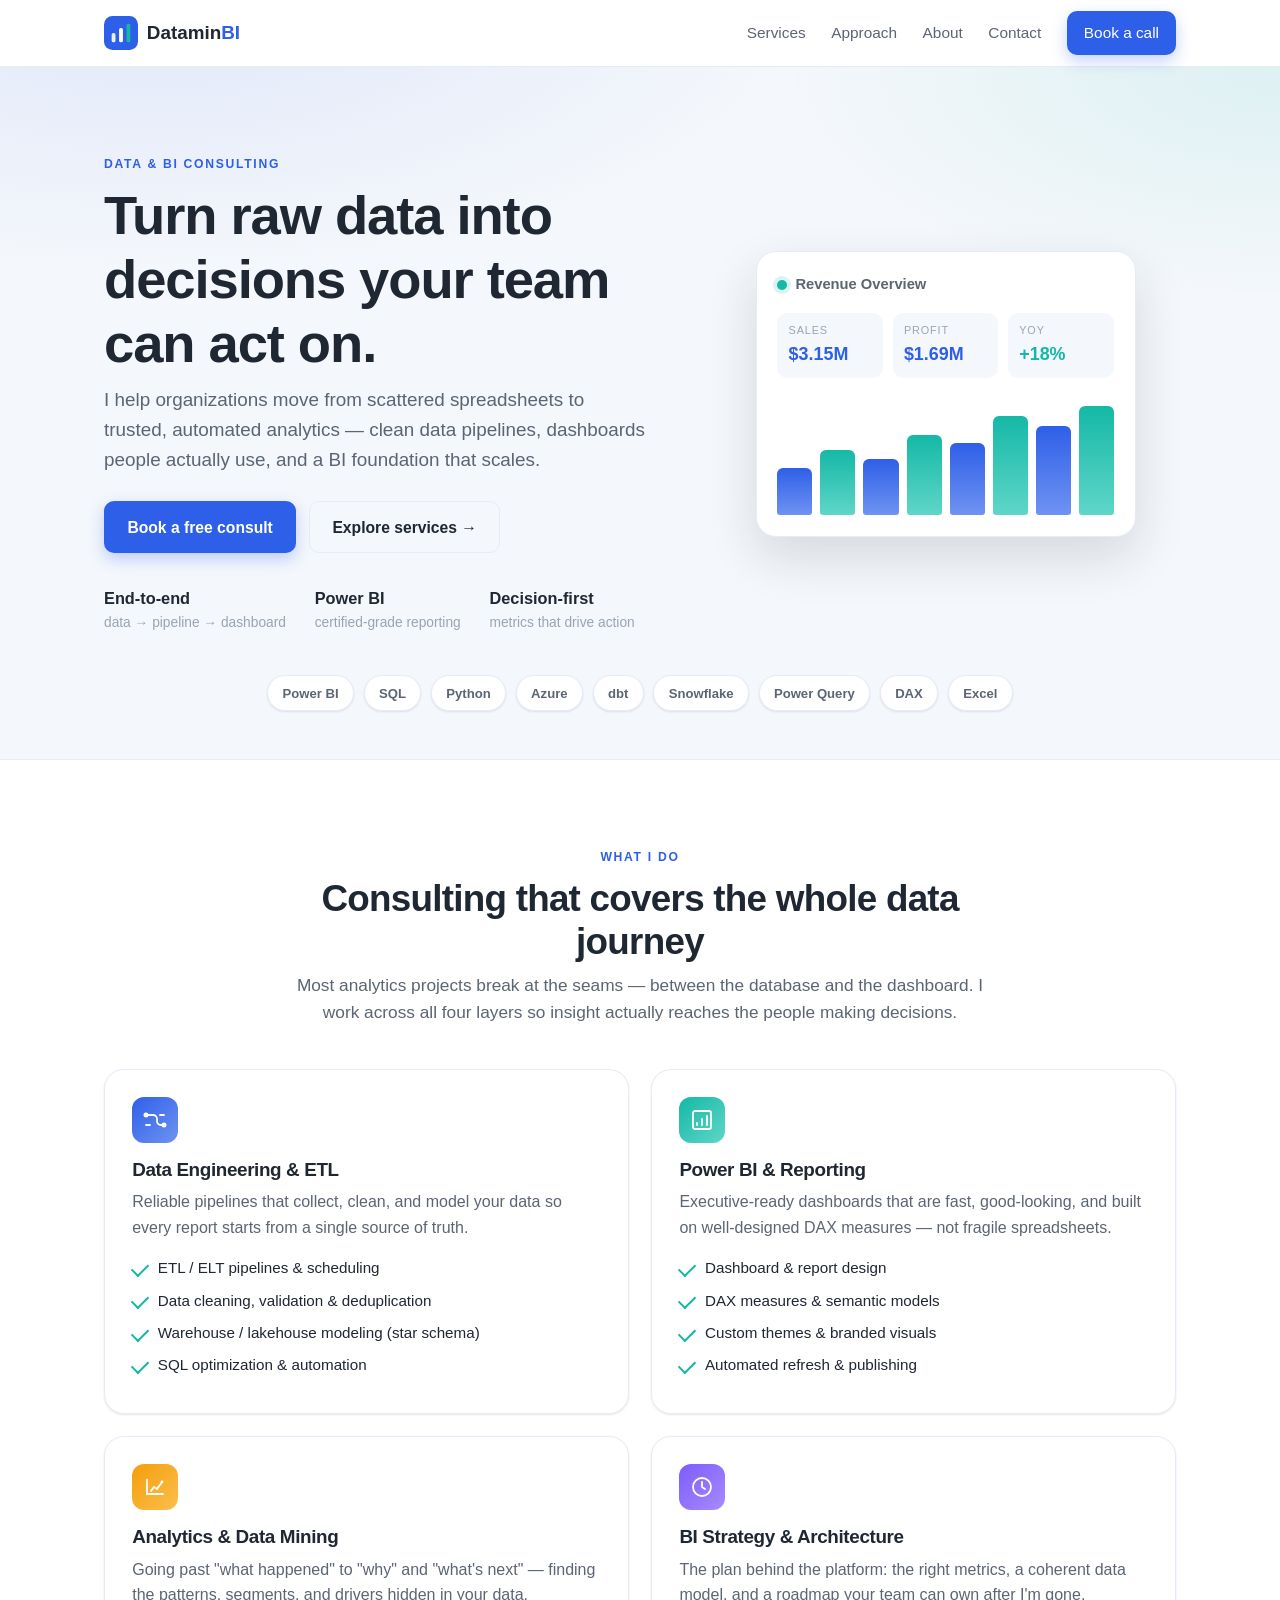
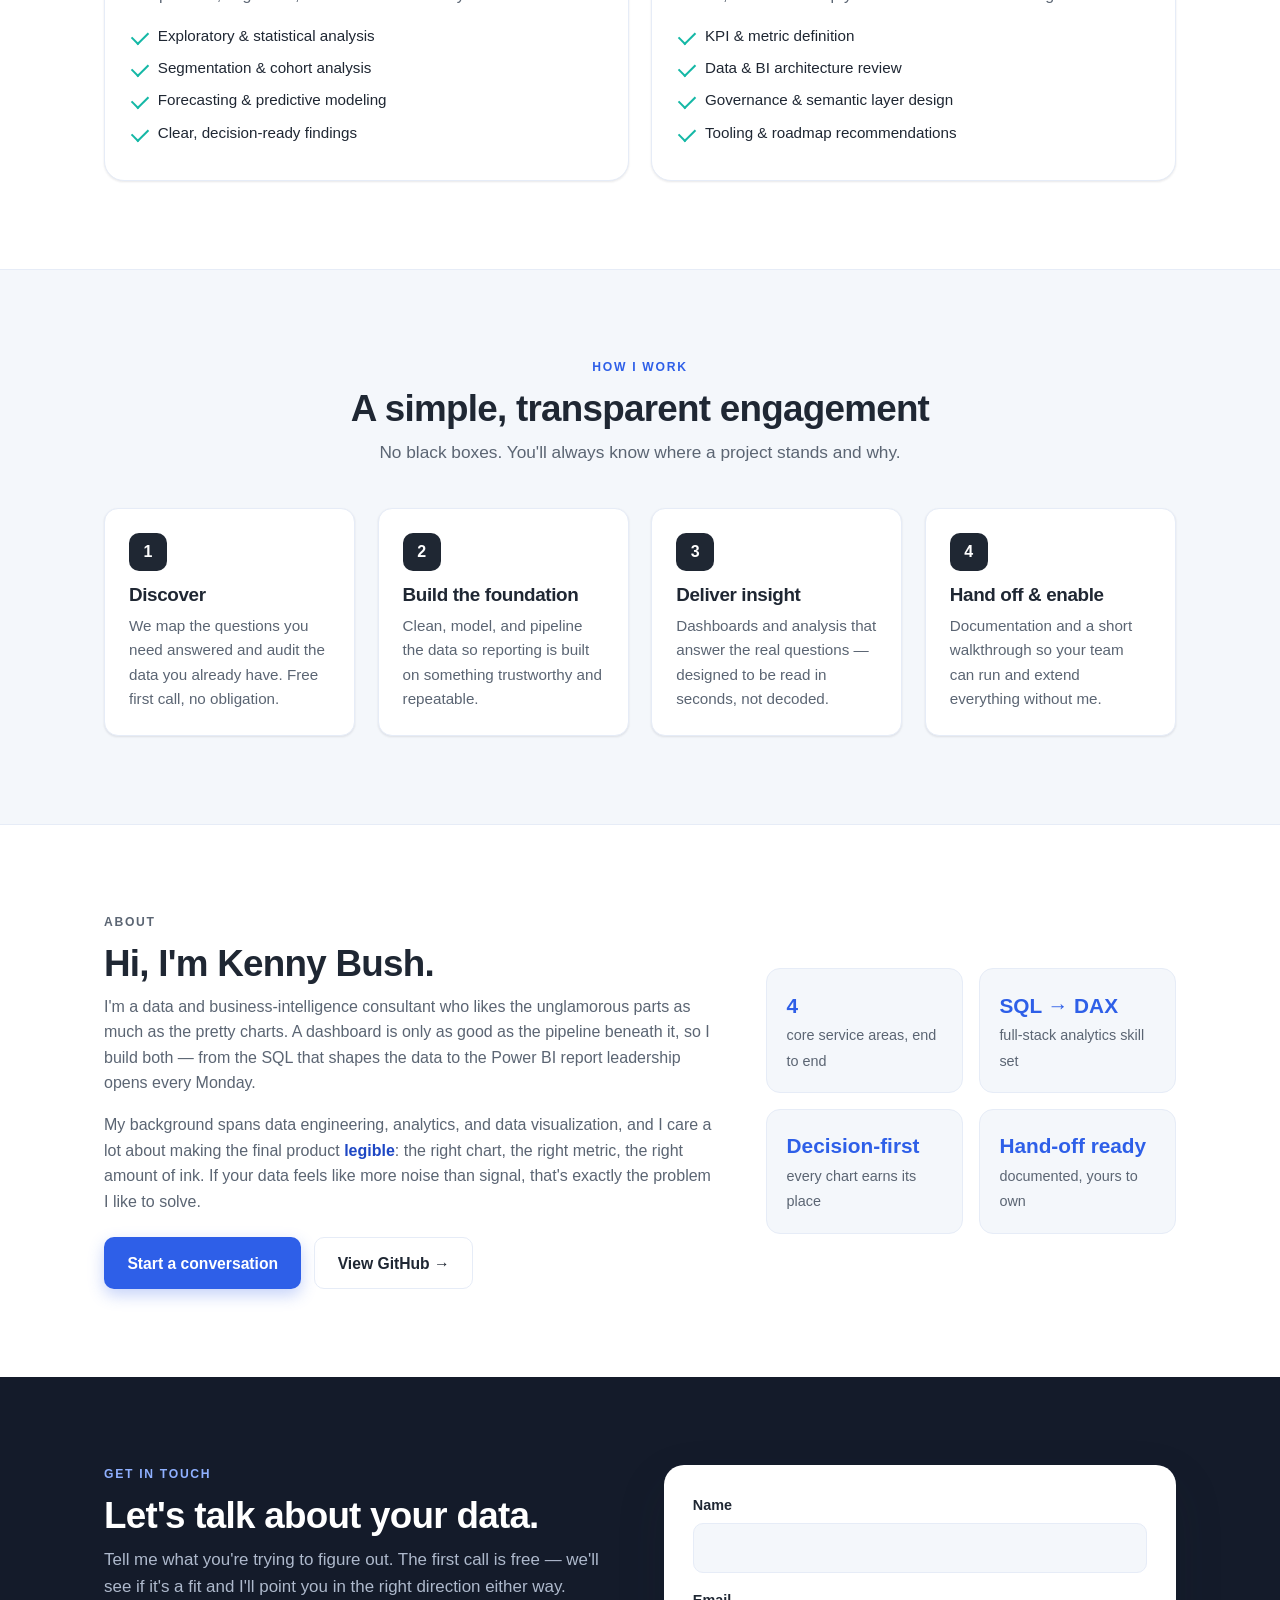
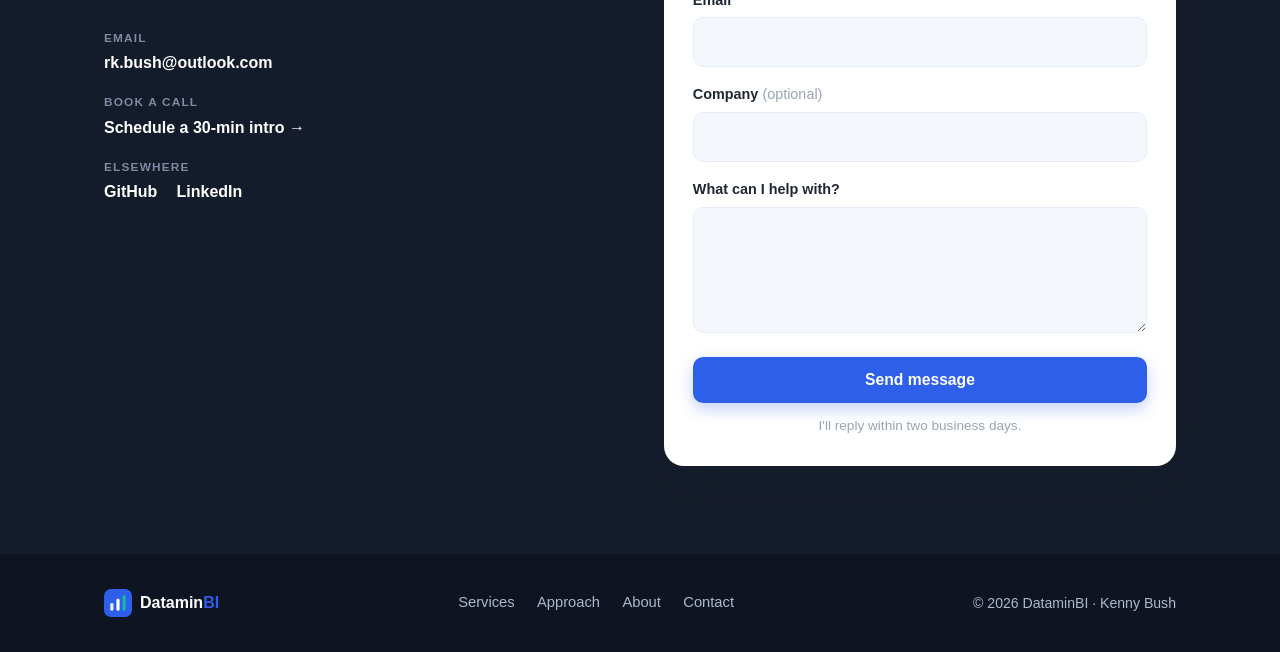
<file: docs/index.html>
<!DOCTYPE html>
<html lang="en">
<head>
  <meta charset="UTF-8" />
  <meta name="viewport" content="width=device-width, initial-scale=1.0" />
  <title>DataminBI — Data Engineering, BI & Analytics Consulting</title>
  <meta name="description" content="DataminBI helps teams turn raw data into clear decisions: data engineering and ETL, Power BI dashboards, analytics and data mining, and BI strategy. Consulting by Kenny Bush." />

  <!-- Open Graph / social preview -->
  <meta property="og:type" content="website" />
  <meta property="og:title" content="DataminBI — Data, BI & Analytics Consulting" />
  <meta property="og:description" content="From raw data to clear decisions. Data engineering, Power BI dashboards, analytics & data mining, and BI strategy." />
  <meta property="og:url" content="https://dataminbi.com" />
  <meta name="twitter:card" content="summary_large_image" />

  <link rel="canonical" href="https://dataminbi.com" />
  <link rel="icon" type="image/svg+xml" href="assets/favicon.svg" />
  <link rel="stylesheet" href="styles.css" />
</head>
<body>
  <a class="skip-link" href="#main">Skip to content</a>

  <!-- ============== HEADER ============== -->
  <header class="site-header" id="top">
    <div class="container header-inner">
      <a class="brand" href="#top" aria-label="DataminBI home">
        <img src="assets/logo.svg" alt="" class="brand-mark" width="34" height="34" />
        <span class="brand-name">Datamin<span class="brand-accent">BI</span></span>
      </a>

      <nav class="nav" aria-label="Primary">
        <button class="nav-toggle" aria-expanded="false" aria-controls="nav-menu" aria-label="Toggle menu">
          <span></span><span></span><span></span>
        </button>
        <ul class="nav-menu" id="nav-menu">
          <li><a href="#services">Services</a></li>
          <li><a href="#approach">Approach</a></li>
          <li><a href="#about">About</a></li>
          <li><a href="#contact">Contact</a></li>
          <li><a class="btn btn-primary btn-sm" href="#contact">Book a call</a></li>
        </ul>
      </nav>
    </div>
  </header>

  <main id="main">
    <!-- ============== HERO ============== -->
    <section class="hero">
      <div class="container hero-inner">
        <div class="hero-copy">
          <p class="eyebrow">Data &amp; BI Consulting</p>
          <h1>Turn raw data into decisions your team can act on.</h1>
          <p class="lede">
            I help organizations move from scattered spreadsheets to trusted,
            automated analytics — clean data pipelines, dashboards people
            actually use, and a BI foundation that scales.
          </p>
          <div class="hero-cta">
            <a class="btn btn-primary" href="#contact">Book a free consult</a>
            <a class="btn btn-ghost" href="#services">Explore services →</a>
          </div>
          <ul class="hero-stats" aria-label="At a glance">
            <li><strong>End-to-end</strong><span>data → pipeline → dashboard</span></li>
            <li><strong>Power BI</strong><span>certified-grade reporting</span></li>
            <li><strong>Decision-first</strong><span>metrics that drive action</span></li>
          </ul>
        </div>

        <div class="hero-visual" aria-hidden="true">
          <div class="viz-card">
            <div class="viz-card-head">
              <span class="viz-dot"></span>
              <span class="viz-title">Revenue Overview</span>
            </div>
            <div class="viz-kpis">
              <div class="viz-kpi"><span class="viz-kpi-label">Sales</span><span class="viz-kpi-val">$3.15M</span></div>
              <div class="viz-kpi"><span class="viz-kpi-label">Profit</span><span class="viz-kpi-val">$1.69M</span></div>
              <div class="viz-kpi"><span class="viz-kpi-label">YoY</span><span class="viz-kpi-val up">+18%</span></div>
            </div>
            <div class="viz-bars">
              <span style="--h:42%"></span><span style="--h:58%"></span>
              <span style="--h:50%"></span><span style="--h:71%"></span>
              <span style="--h:64%"></span><span style="--h:88%"></span>
              <span style="--h:79%"></span><span style="--h:96%"></span>
            </div>
          </div>
        </div>
      </div>

      <!-- tools / stack band -->
      <div class="container">
        <div class="stack-band" aria-label="Tools and technologies">
          <span>Power BI</span><span>SQL</span><span>Python</span>
          <span>Azure</span><span>dbt</span><span>Snowflake</span>
          <span>Power Query</span><span>DAX</span><span>Excel</span>
        </div>
      </div>
    </section>

    <!-- ============== SERVICES ============== -->
    <section class="section" id="services">
      <div class="container">
        <header class="section-head">
          <p class="eyebrow">What I do</p>
          <h2>Consulting that covers the whole data journey</h2>
          <p class="section-sub">
            Most analytics projects break at the seams — between the database and
            the dashboard. I work across all four layers so insight actually
            reaches the people making decisions.
          </p>
        </header>

        <div class="grid grid-2">
          <article class="card service">
            <div class="service-icon icon-blue" aria-hidden="true">
              <!-- pipeline icon -->
              <svg viewBox="0 0 24 24" fill="none" stroke="currentColor" stroke-width="1.8" stroke-linecap="round" stroke-linejoin="round"><path d="M3 7h7a4 4 0 0 1 4 4v2a4 4 0 0 0 4 4h3"/><circle cx="3" cy="7" r="1.6"/><circle cx="21" cy="17" r="1.6"/><path d="M3 17h4"/><path d="M17 7h4"/></svg>
            </div>
            <h3>Data Engineering &amp; ETL</h3>
            <p>
              Reliable pipelines that collect, clean, and model your data so every
              report starts from a single source of truth.
            </p>
            <ul class="ticks">
              <li>ETL / ELT pipelines &amp; scheduling</li>
              <li>Data cleaning, validation &amp; deduplication</li>
              <li>Warehouse / lakehouse modeling (star schema)</li>
              <li>SQL optimization &amp; automation</li>
            </ul>
          </article>

          <article class="card service">
            <div class="service-icon icon-teal" aria-hidden="true">
              <!-- dashboard icon -->
              <svg viewBox="0 0 24 24" fill="none" stroke="currentColor" stroke-width="1.8" stroke-linecap="round" stroke-linejoin="round"><rect x="3" y="3" width="18" height="18" rx="2"/><path d="M7 15v2M12 11v6M17 8v9"/></svg>
            </div>
            <h3>Power BI &amp; Reporting</h3>
            <p>
              Executive-ready dashboards that are fast, good-looking, and built on
              well-designed DAX measures — not fragile spreadsheets.
            </p>
            <ul class="ticks">
              <li>Dashboard &amp; report design</li>
              <li>DAX measures &amp; semantic models</li>
              <li>Custom themes &amp; branded visuals</li>
              <li>Automated refresh &amp; publishing</li>
            </ul>
          </article>

          <article class="card service">
            <div class="service-icon icon-amber" aria-hidden="true">
              <!-- analytics icon -->
              <svg viewBox="0 0 24 24" fill="none" stroke="currentColor" stroke-width="1.8" stroke-linecap="round" stroke-linejoin="round"><path d="M4 19V5"/><path d="M4 19h16"/><path d="M8 16l3-4 3 2 5-7"/><circle cx="19" cy="7" r="0.5" fill="currentColor"/></svg>
            </div>
            <h3>Analytics &amp; Data Mining</h3>
            <p>
              Going past "what happened" to "why" and "what's next" — finding the
              patterns, segments, and drivers hidden in your data.
            </p>
            <ul class="ticks">
              <li>Exploratory &amp; statistical analysis</li>
              <li>Segmentation &amp; cohort analysis</li>
              <li>Forecasting &amp; predictive modeling</li>
              <li>Clear, decision-ready findings</li>
            </ul>
          </article>

          <article class="card service">
            <div class="service-icon icon-violet" aria-hidden="true">
              <!-- strategy icon -->
              <svg viewBox="0 0 24 24" fill="none" stroke="currentColor" stroke-width="1.8" stroke-linecap="round" stroke-linejoin="round"><circle cx="12" cy="12" r="9"/><path d="M12 7v5l3 2"/></svg>
            </div>
            <h3>BI Strategy &amp; Architecture</h3>
            <p>
              The plan behind the platform: the right metrics, a coherent data
              model, and a roadmap your team can own after I'm gone.
            </p>
            <ul class="ticks">
              <li>KPI &amp; metric definition</li>
              <li>Data &amp; BI architecture review</li>
              <li>Governance &amp; semantic layer design</li>
              <li>Tooling &amp; roadmap recommendations</li>
            </ul>
          </article>
        </div>
      </div>
    </section>

    <!-- ============== APPROACH ============== -->
    <section class="section section-tint" id="approach">
      <div class="container">
        <header class="section-head">
          <p class="eyebrow">How I work</p>
          <h2>A simple, transparent engagement</h2>
          <p class="section-sub">No black boxes. You'll always know where a project stands and why.</p>
        </header>

        <ol class="steps">
          <li class="step">
            <span class="step-num">1</span>
            <h3>Discover</h3>
            <p>We map the questions you need answered and audit the data you already have. Free first call, no obligation.</p>
          </li>
          <li class="step">
            <span class="step-num">2</span>
            <h3>Build the foundation</h3>
            <p>Clean, model, and pipeline the data so reporting is built on something trustworthy and repeatable.</p>
          </li>
          <li class="step">
            <span class="step-num">3</span>
            <h3>Deliver insight</h3>
            <p>Dashboards and analysis that answer the real questions — designed to be read in seconds, not decoded.</p>
          </li>
          <li class="step">
            <span class="step-num">4</span>
            <h3>Hand off &amp; enable</h3>
            <p>Documentation and a short walkthrough so your team can run and extend everything without me.</p>
          </li>
        </ol>
      </div>
    </section>

    <!-- ============== ABOUT ============== -->
    <section class="section" id="about">
      <div class="container about-grid">
        <div class="about-copy">
          <p class="eyebrow">About</p>
          <h2>Hi, I'm Kenny Bush.</h2>
          <p>
            I'm a data and business-intelligence consultant who likes the
            unglamorous parts as much as the pretty charts. A dashboard is only as
            good as the pipeline beneath it, so I build both — from the SQL that
            shapes the data to the Power BI report leadership opens every Monday.
          </p>
          <p>
            My background spans data engineering, analytics, and data
            visualization, and I care a lot about making the final product
            <em>legible</em>: the right chart, the right metric, the right amount
            of ink. If your data feels like more noise than signal, that's exactly
            the problem I like to solve.
          </p>
          <div class="about-cta">
            <a class="btn btn-primary" href="#contact">Start a conversation</a>
            <a class="btn btn-ghost" href="https://github.com/rkbush12" target="_blank" rel="noopener">View GitHub →</a>
          </div>
        </div>

        <aside class="about-stats" aria-label="Highlights">
          <div class="stat"><strong>4</strong><span>core service areas, end to end</span></div>
          <div class="stat"><strong>SQL → DAX</strong><span>full-stack analytics skill set</span></div>
          <div class="stat"><strong>Decision-first</strong><span>every chart earns its place</span></div>
          <div class="stat"><strong>Hand-off ready</strong><span>documented, yours to own</span></div>
        </aside>
      </div>
    </section>

    <!-- ============== CONTACT ============== -->
    <section class="section section-dark" id="contact">
      <div class="container contact-grid">
        <div class="contact-copy">
          <p class="eyebrow eyebrow-light">Get in touch</p>
          <h2>Let's talk about your data.</h2>
          <p class="contact-sub">
            Tell me what you're trying to figure out. The first call is free —
            we'll see if it's a fit and I'll point you in the right direction
            either way.
          </p>

          <ul class="contact-methods">
            <li>
              <span class="cm-label">Email</span>
              <a href="mailto:rk.bush@outlook.com">rk.bush@outlook.com</a>
            </li>
            <li>
              <span class="cm-label">Book a call</span>
              <!-- Replace with your Calendly / scheduling URL -->
              <a href="https://calendly.com/your-handle/intro-call" target="_blank" rel="noopener">Schedule a 30-min intro →</a>
            </li>
            <li class="contact-social">
              <span class="cm-label">Elsewhere</span>
              <span class="social-links">
                <a href="https://github.com/rkbush12" target="_blank" rel="noopener" aria-label="GitHub">GitHub</a>
                <!-- Replace with your LinkedIn URL -->
                <a href="https://www.linkedin.com/in/your-handle" target="_blank" rel="noopener" aria-label="LinkedIn">LinkedIn</a>
              </span>
            </li>
          </ul>
        </div>

        <!-- Contact form (Formspree). Replace YOUR_FORM_ID with your real endpoint. -->
        <form class="contact-form" action="https://formspree.io/f/YOUR_FORM_ID" method="POST">
          <div class="field">
            <label for="name">Name</label>
            <input type="text" id="name" name="name" autocomplete="name" required />
          </div>
          <div class="field">
            <label for="email">Email</label>
            <input type="email" id="email" name="email" autocomplete="email" required />
          </div>
          <div class="field">
            <label for="company">Company <span class="opt">(optional)</span></label>
            <input type="text" id="company" name="company" autocomplete="organization" />
          </div>
          <div class="field">
            <label for="message">What can I help with?</label>
            <textarea id="message" name="message" rows="4" required></textarea>
          </div>
          <button type="submit" class="btn btn-primary btn-block">Send message</button>
          <p class="form-note">I'll reply within two business days.</p>
        </form>
      </div>
    </section>
  </main>

  <!-- ============== FOOTER ============== -->
  <footer class="site-footer">
    <div class="container footer-inner">
      <div class="footer-brand">
        <img src="assets/logo.svg" alt="" width="28" height="28" />
        <span>Datamin<span class="brand-accent">BI</span></span>
      </div>
      <nav class="footer-nav" aria-label="Footer">
        <a href="#services">Services</a>
        <a href="#approach">Approach</a>
        <a href="#about">About</a>
        <a href="#contact">Contact</a>
      </nav>
      <p class="footer-copy">© <span id="year">2026</span> DataminBI · Kenny Bush</p>
    </div>
  </footer>

  <script src="main.js"></script>
</body>
</html>
</file>
<file: docs/styles.css>
/* ============================================================
   DataminBI — site styles
   Brand palette matches the "Aurora Sales" Power BI theme
   ============================================================ */

:root {
  --blue:    #2E5FE8;
  --blue-700:#1E47C4;
  --teal:    #15B8A6;
  --amber:   #F59E0B;
  --pink:    #E04F8A;
  --violet:  #7C5CFC;

  --ink:   #1F2733;
  --slate: #5B6573;
  --muted: #9AA4B2;
  --line:  #E6ECF7;
  --bg:    #FFFFFF;
  --bg-tint:#F4F7FB;
  --bg-dark:#141B2A;

  --radius: 14px;
  --radius-lg: 20px;
  --shadow-sm: 0 1px 2px rgba(31,39,51,.06), 0 1px 3px rgba(31,39,51,.05);
  --shadow-md: 0 8px 24px rgba(31,39,51,.08);
  --shadow-lg: 0 20px 50px rgba(31,39,51,.14);

  --font: -apple-system, "Segoe UI", Roboto, "Inter", "Helvetica Neue", Arial, sans-serif;
  --container: 1120px;
}

* { box-sizing: border-box; }

html { scroll-behavior: smooth; }
@media (prefers-reduced-motion: reduce) { html { scroll-behavior: auto; } }

body {
  margin: 0;
  font-family: var(--font);
  color: var(--ink);
  background: var(--bg);
  line-height: 1.6;
  -webkit-font-smoothing: antialiased;
}

h1, h2, h3 { line-height: 1.18; letter-spacing: -0.02em; margin: 0 0 .5rem; }
h1 { font-size: clamp(2.1rem, 4.6vw, 3.4rem); font-weight: 700; }
h2 { font-size: clamp(1.6rem, 3vw, 2.3rem); font-weight: 700; }
h3 { font-size: 1.18rem; font-weight: 600; }
p  { margin: 0 0 1rem; }
a  { color: var(--blue); text-decoration: none; }
a:hover { text-decoration: underline; }
img { max-width: 100%; display: block; }
em { font-style: normal; color: var(--blue-700); font-weight: 600; }

.container { width: 100%; max-width: var(--container); margin: 0 auto; padding: 0 24px; }

.skip-link {
  position: absolute; left: -999px; top: 0; z-index: 100;
  background: var(--ink); color: #fff; padding: 10px 16px; border-radius: 0 0 8px 0;
}
.skip-link:focus { left: 0; }

/* -------------------- Buttons -------------------- */
.btn {
  display: inline-flex; align-items: center; justify-content: center;
  gap: .4rem; font-weight: 600; font-size: .98rem;
  padding: .8rem 1.4rem; border-radius: 10px; border: 1px solid transparent;
  cursor: pointer; transition: transform .15s ease, box-shadow .15s ease, background .15s ease;
  text-decoration: none; white-space: nowrap;
}
.btn:hover { text-decoration: none; transform: translateY(-1px); }
.btn-sm { padding: .55rem 1rem; font-size: .9rem; }
.btn-block { width: 100%; }
.btn-primary { background: var(--blue); color: #fff; box-shadow: 0 6px 16px rgba(46,95,232,.28); }
.btn-primary:hover { background: var(--blue-700); box-shadow: 0 10px 22px rgba(46,95,232,.34); }
.btn-ghost { background: transparent; color: var(--ink); border-color: var(--line); }
.btn-ghost:hover { border-color: var(--blue); color: var(--blue); }

.eyebrow {
  text-transform: uppercase; letter-spacing: .14em; font-size: .76rem;
  font-weight: 700; color: var(--blue); margin: 0 0 .6rem;
}
.eyebrow-light { color: #8FB0FF; }

/* -------------------- Header -------------------- */
.site-header {
  position: sticky; top: 0; z-index: 50;
  background: rgba(255,255,255,.86); backdrop-filter: saturate(180%) blur(10px);
  border-bottom: 1px solid var(--line);
}
.header-inner { display: flex; align-items: center; justify-content: space-between; height: 66px; }
.brand { display: inline-flex; align-items: center; gap: .55rem; font-weight: 700; font-size: 1.18rem; color: var(--ink); }
.brand:hover { text-decoration: none; }
.brand-accent { color: var(--blue); }

.nav { display: flex; align-items: center; }
.nav-menu { display: flex; align-items: center; gap: 1.6rem; list-style: none; margin: 0; padding: 0; }
.nav-menu a { color: var(--slate); font-weight: 500; font-size: .96rem; }
.nav-menu a:hover { color: var(--ink); text-decoration: none; }
.nav-menu a.btn-primary { color: #fff; }

.nav-toggle {
  display: none; flex-direction: column; gap: 5px; background: none; border: 0;
  cursor: pointer; padding: 8px;
}
.nav-toggle span { width: 24px; height: 2px; background: var(--ink); border-radius: 2px; transition: .2s; }

/* -------------------- Hero -------------------- */
.hero {
  background:
    radial-gradient(1100px 460px at 12% -10%, rgba(46,95,232,.10), transparent 60%),
    radial-gradient(900px 420px at 100% 0%, rgba(21,184,166,.10), transparent 55%),
    var(--bg-tint);
  padding: clamp(3rem, 7vw, 5.5rem) 0 3rem;
  border-bottom: 1px solid var(--line);
}
.hero-inner { display: grid; grid-template-columns: 1.1fr .9fr; gap: 3rem; align-items: center; }
.hero-copy .lede { font-size: 1.18rem; color: var(--slate); max-width: 34rem; }
.hero-cta { display: flex; gap: .8rem; flex-wrap: wrap; margin: 1.6rem 0 2rem; }
.hero-stats { display: flex; gap: 1.8rem; list-style: none; padding: 0; margin: 0; flex-wrap: wrap; }
.hero-stats li { display: flex; flex-direction: column; }
.hero-stats strong { color: var(--ink); font-size: 1.02rem; }
.hero-stats span { color: var(--muted); font-size: .86rem; }

/* hero visual mock dashboard */
.hero-visual { display: flex; justify-content: center; }
.viz-card {
  width: 100%; max-width: 380px; background: #fff; border: 1px solid var(--line);
  border-radius: var(--radius-lg); box-shadow: var(--shadow-lg); padding: 1.3rem;
}
.viz-card-head { display: flex; align-items: center; gap: .5rem; margin-bottom: 1rem; }
.viz-dot { width: 10px; height: 10px; border-radius: 50%; background: var(--teal); box-shadow: 0 0 0 4px rgba(21,184,166,.16); }
.viz-title { font-weight: 600; font-size: .92rem; color: var(--slate); }
.viz-kpis { display: grid; grid-template-columns: repeat(3,1fr); gap: .6rem; margin-bottom: 1.1rem; }
.viz-kpi { background: var(--bg-tint); border-radius: 10px; padding: .6rem .7rem; }
.viz-kpi-label { display: block; font-size: .68rem; text-transform: uppercase; letter-spacing: .08em; color: var(--muted); }
.viz-kpi-val { font-weight: 700; font-size: 1.12rem; color: var(--blue); }
.viz-kpi-val.up { color: var(--teal); }
.viz-bars { display: flex; align-items: flex-end; gap: 8px; height: 120px; padding-top: .4rem; }
.viz-bars span {
  flex: 1; height: var(--h); border-radius: 6px 6px 3px 3px;
  background: linear-gradient(180deg, var(--blue), #6f93f2);
}
.viz-bars span:nth-child(even) { background: linear-gradient(180deg, var(--teal), #5fd6c8); }

/* tools band */
.stack-band {
  display: flex; flex-wrap: wrap; gap: .6rem; justify-content: center;
  margin-top: 2.6rem;
}
.stack-band span {
  font-size: .82rem; color: var(--slate); font-weight: 600;
  background: #fff; border: 1px solid var(--line); border-radius: 999px;
  padding: .4rem .9rem; box-shadow: var(--shadow-sm);
}

/* -------------------- Sections -------------------- */
.section { padding: clamp(3.2rem, 7vw, 5.5rem) 0; }
.section-tint { background: var(--bg-tint); border-top: 1px solid var(--line); border-bottom: 1px solid var(--line); }
.section-head { max-width: 44rem; margin: 0 auto 2.6rem; text-align: center; }
.section-sub { color: var(--slate); font-size: 1.08rem; margin: 0; }

.grid { display: grid; gap: 1.4rem; }
.grid-2 { grid-template-columns: repeat(2, 1fr); }

.card {
  background: #fff; border: 1px solid var(--line); border-radius: var(--radius-lg);
  padding: 1.7rem; box-shadow: var(--shadow-sm); transition: box-shadow .2s ease, transform .2s ease;
}
.card:hover { box-shadow: var(--shadow-md); transform: translateY(-3px); }

.service-icon {
  width: 46px; height: 46px; border-radius: 12px; display: grid; place-items: center;
  margin-bottom: 1rem; color: #fff;
}
.service-icon svg { width: 24px; height: 24px; }
.icon-blue   { background: linear-gradient(135deg, var(--blue), #6f93f2); }
.icon-teal   { background: linear-gradient(135deg, var(--teal), #5fd6c8); }
.icon-amber  { background: linear-gradient(135deg, var(--amber), #fbbf4d); }
.icon-violet { background: linear-gradient(135deg, var(--violet), #a78bff); }
.service p { color: var(--slate); }
.ticks { list-style: none; padding: 0; margin: 1rem 0 0; }
.ticks li { position: relative; padding-left: 1.6rem; margin-bottom: .5rem; color: var(--ink); font-size: .95rem; }
.ticks li::before {
  content: ""; position: absolute; left: 0; top: .45em; width: 14px; height: 8px;
  border-left: 2px solid var(--teal); border-bottom: 2px solid var(--teal);
  transform: rotate(-45deg);
}

/* -------------------- Steps -------------------- */
.steps { list-style: none; padding: 0; margin: 0; display: grid; grid-template-columns: repeat(4,1fr); gap: 1.4rem; counter-reset: step; }
.step { background: #fff; border: 1px solid var(--line); border-radius: var(--radius); padding: 1.5rem; box-shadow: var(--shadow-sm); }
.step-num {
  display: grid; place-items: center; width: 38px; height: 38px; border-radius: 10px;
  background: var(--ink); color: #fff; font-weight: 700; margin-bottom: .8rem;
}
.step p { color: var(--slate); margin: 0; font-size: .95rem; }

/* -------------------- About -------------------- */
.about-grid { display: grid; grid-template-columns: 1.2fr .8fr; gap: 3rem; align-items: center; }
.about-copy p { color: var(--slate); }
.about-cta { display: flex; gap: .8rem; flex-wrap: wrap; margin-top: 1.4rem; }
.about-stats { display: grid; grid-template-columns: 1fr 1fr; gap: 1rem; }
.stat { background: var(--bg-tint); border: 1px solid var(--line); border-radius: var(--radius); padding: 1.2rem; }
.stat strong { display: block; font-size: 1.3rem; color: var(--blue); }
.stat span { color: var(--slate); font-size: .9rem; }

/* -------------------- Contact -------------------- */
.section-dark { background: var(--bg-dark); color: #E6ECF7; }
.section-dark h2 { color: #fff; }
.contact-grid { display: grid; grid-template-columns: 1fr 1fr; gap: 3rem; align-items: start; }
.contact-sub { color: #AEB9CC; font-size: 1.06rem; }
.contact-methods { list-style: none; padding: 0; margin: 1.8rem 0 0; display: grid; gap: 1.1rem; }
.contact-methods li { display: flex; flex-direction: column; gap: .15rem; }
.cm-label { font-size: .74rem; text-transform: uppercase; letter-spacing: .1em; color: #7E8AA3; font-weight: 700; }
.contact-methods a { color: #fff; font-weight: 600; }
.contact-methods a:hover { color: #8FB0FF; }
.social-links { display: flex; gap: 1.2rem; }

.contact-form { background: #fff; border-radius: var(--radius-lg); padding: 1.8rem; box-shadow: var(--shadow-lg); color: var(--ink); }
.field { margin-bottom: 1rem; }
.field label { display: block; font-weight: 600; font-size: .9rem; margin-bottom: .35rem; }
.field .opt { font-weight: 400; color: var(--muted); }
.field input, .field textarea {
  width: 100%; padding: .7rem .85rem; border: 1px solid var(--line); border-radius: 10px;
  font: inherit; color: var(--ink); background: var(--bg-tint); transition: border .15s, box-shadow .15s;
}
.field input:focus, .field textarea:focus {
  outline: none; border-color: var(--blue); background: #fff;
  box-shadow: 0 0 0 3px rgba(46,95,232,.15);
}
.field textarea { resize: vertical; }
.form-note { text-align: center; color: var(--muted); font-size: .85rem; margin: .8rem 0 0; }

/* -------------------- Footer -------------------- */
.site-footer { background: #0E1422; color: #AEB9CC; padding: 2.2rem 0; }
.footer-inner { display: flex; align-items: center; justify-content: space-between; gap: 1.2rem; flex-wrap: wrap; }
.footer-brand { display: flex; align-items: center; gap: .5rem; color: #fff; font-weight: 700; }
.footer-nav { display: flex; gap: 1.4rem; }
.footer-nav a { color: #AEB9CC; font-size: .92rem; }
.footer-nav a:hover { color: #fff; }
.footer-copy { margin: 0; font-size: .88rem; }

/* -------------------- Responsive -------------------- */
@media (max-width: 860px) {
  .hero-inner { grid-template-columns: 1fr; }
  .hero-visual { order: -1; }
  .grid-2 { grid-template-columns: 1fr; }
  .steps { grid-template-columns: 1fr 1fr; }
  .about-grid, .contact-grid { grid-template-columns: 1fr; }

  .nav-toggle { display: flex; }
  .nav-menu {
    position: absolute; top: 66px; left: 0; right: 0;
    flex-direction: column; align-items: stretch; gap: 0;
    background: #fff; border-bottom: 1px solid var(--line);
    padding: .5rem 24px 1.2rem; box-shadow: var(--shadow-md);
    display: none;
  }
  .nav-menu.open { display: flex; }
  .nav-menu li { padding: .2rem 0; }
  .nav-menu a { display: block; padding: .6rem 0; }
  .nav-menu a.btn-primary { margin-top: .4rem; text-align: center; }
}

@media (max-width: 520px) {
  .steps { grid-template-columns: 1fr; }
  .about-stats { grid-template-columns: 1fr; }
  .footer-inner { flex-direction: column; text-align: center; }
}
</file>
